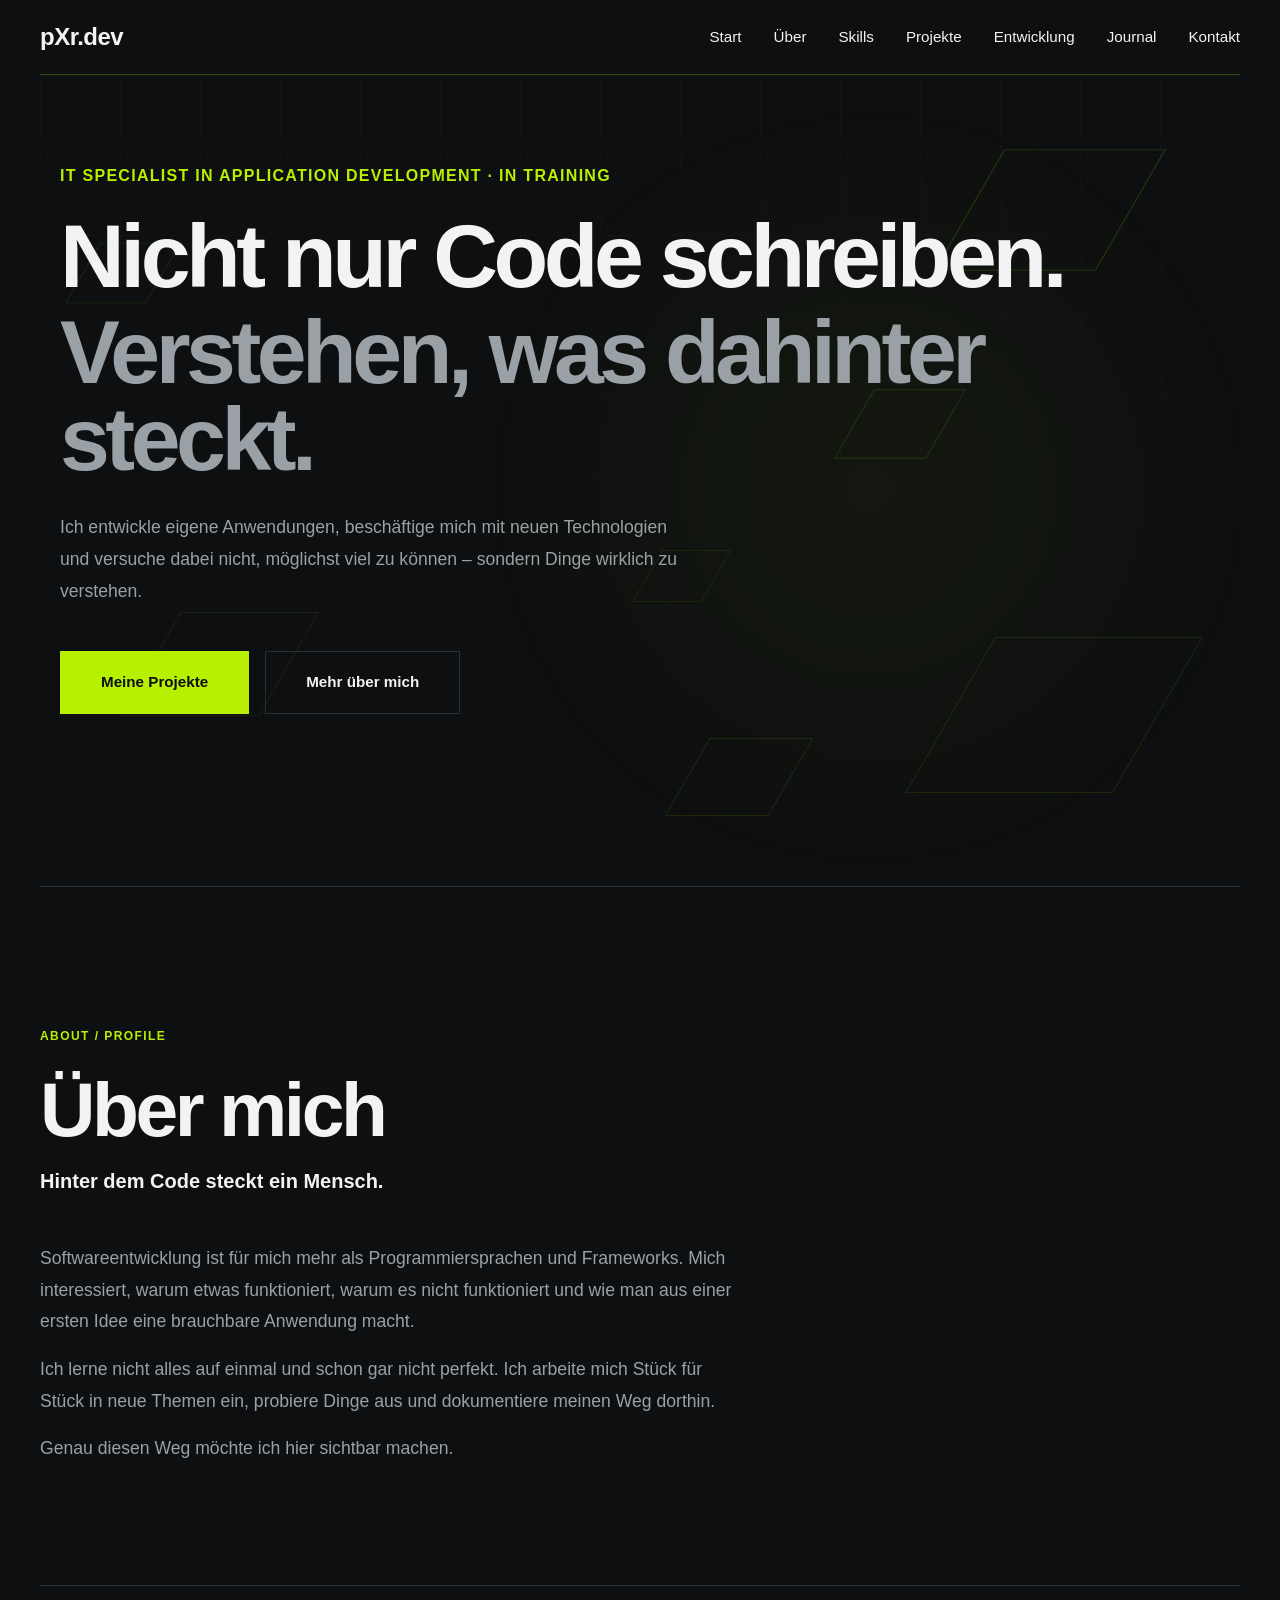
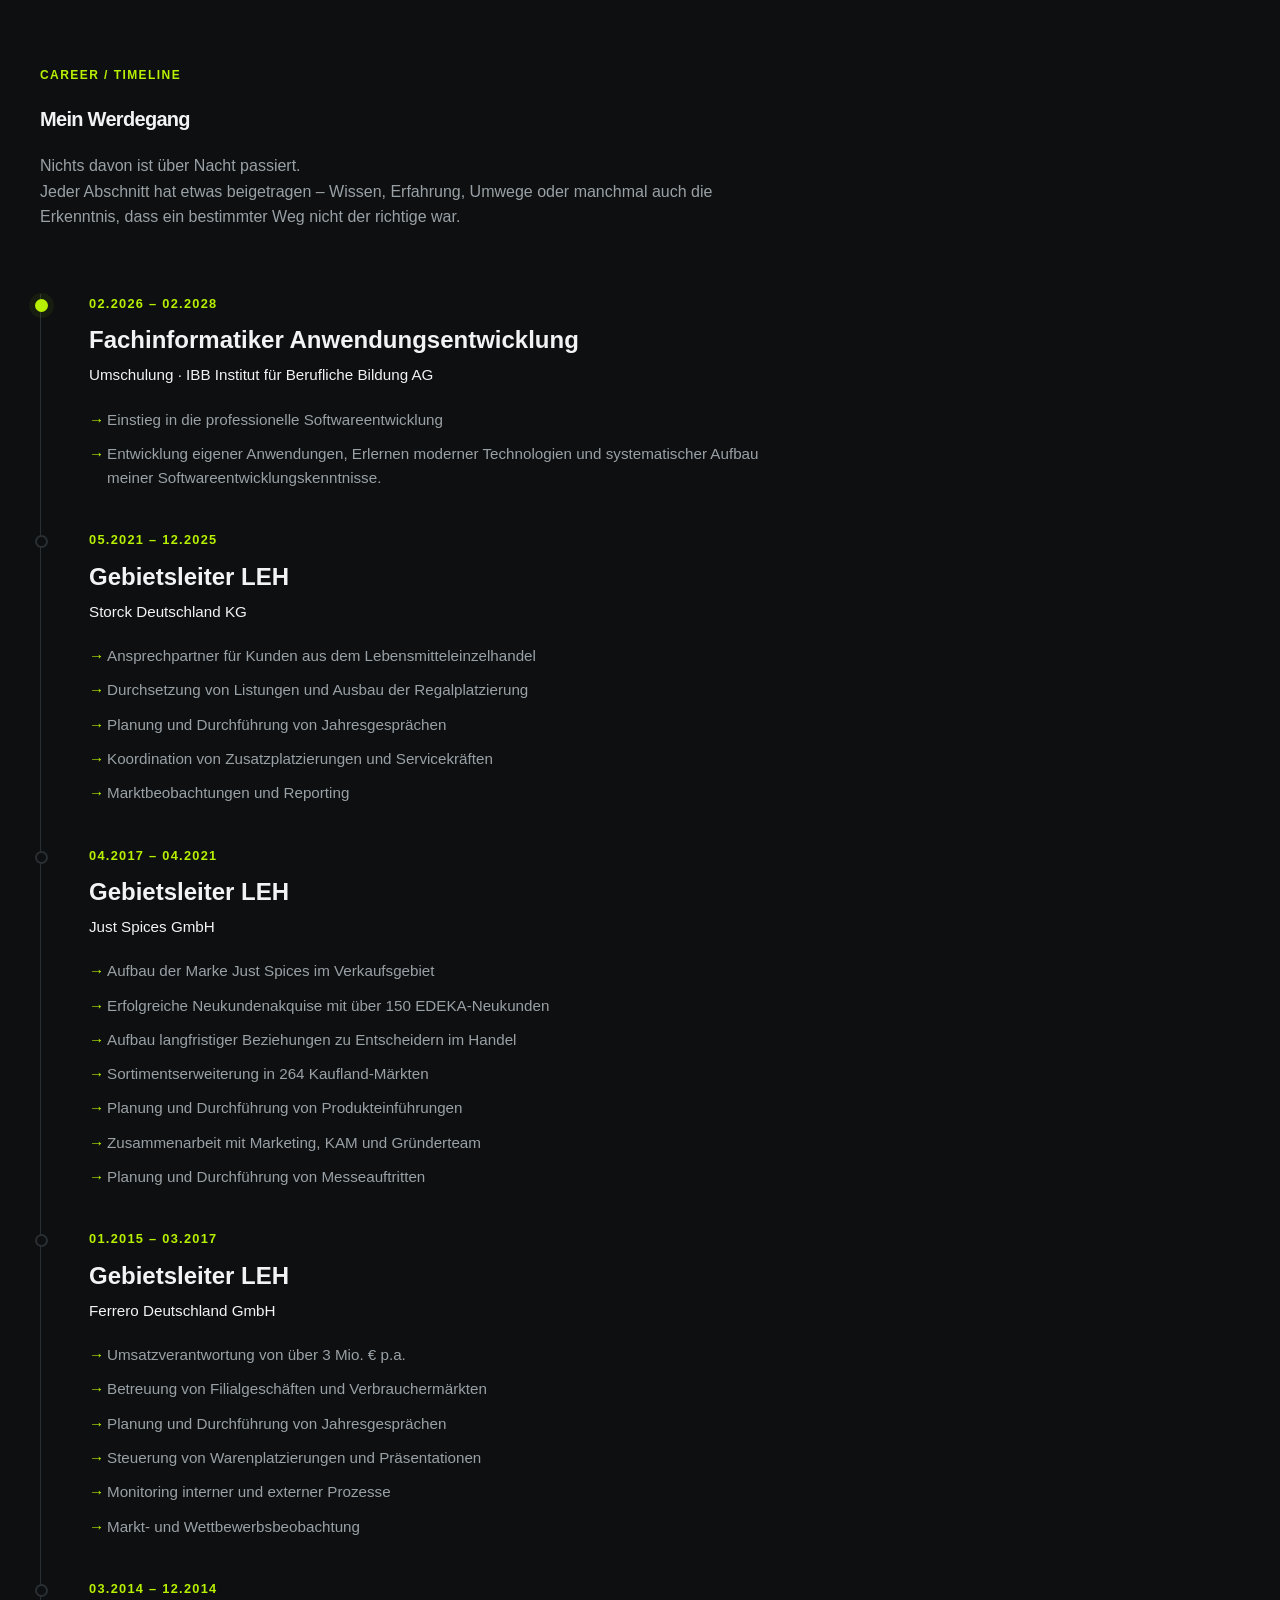
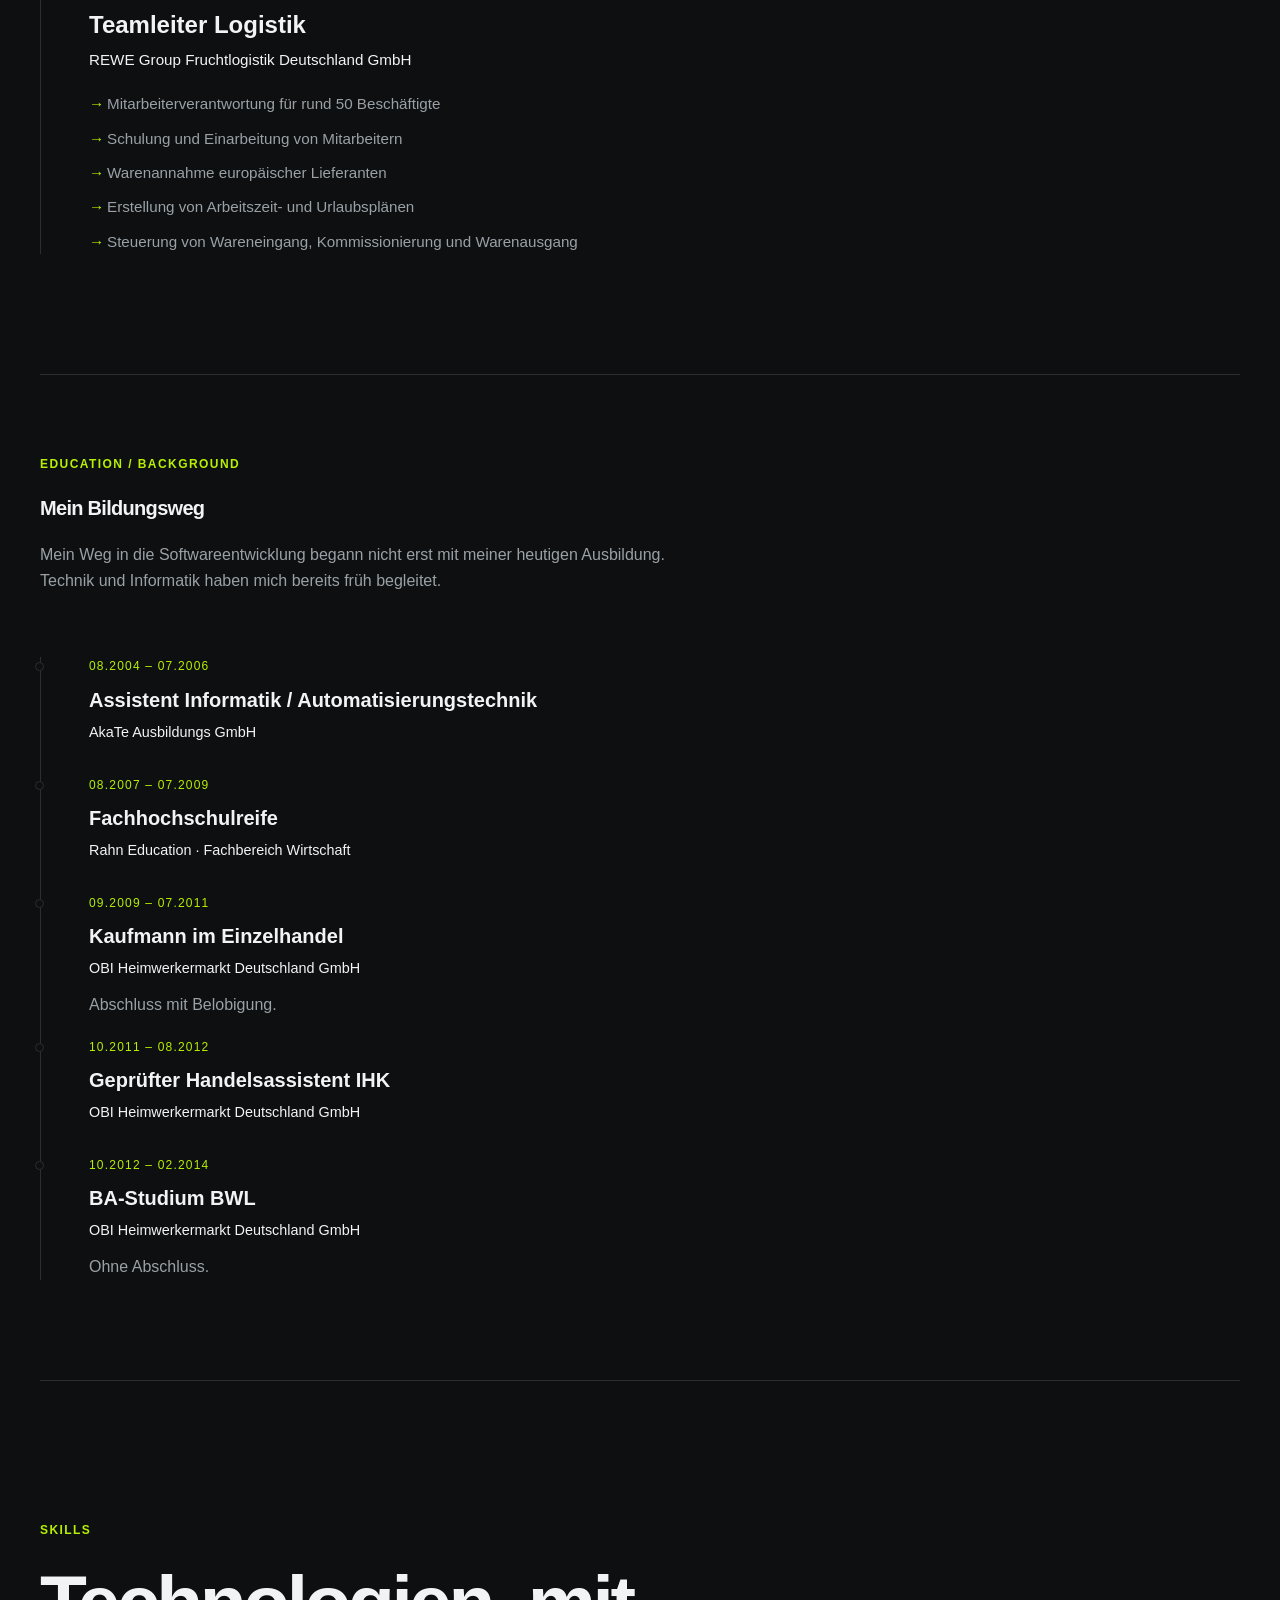
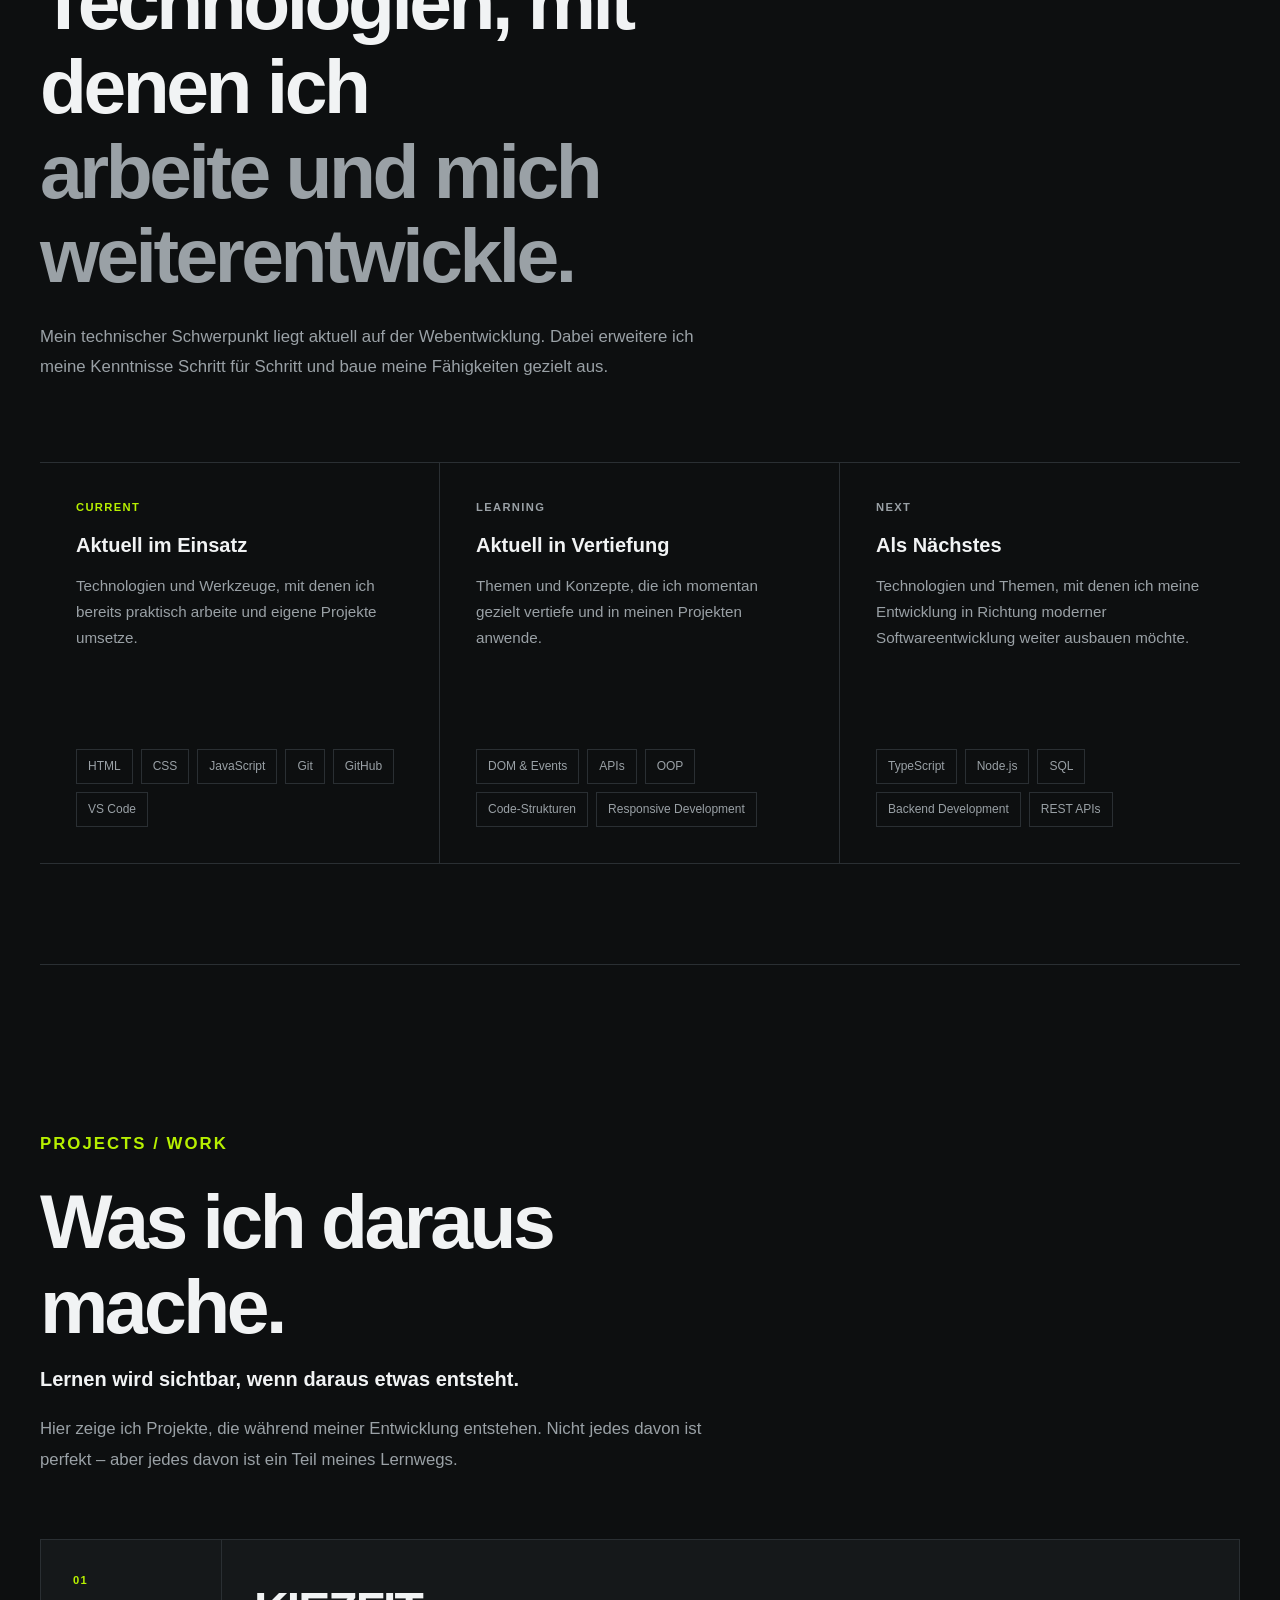
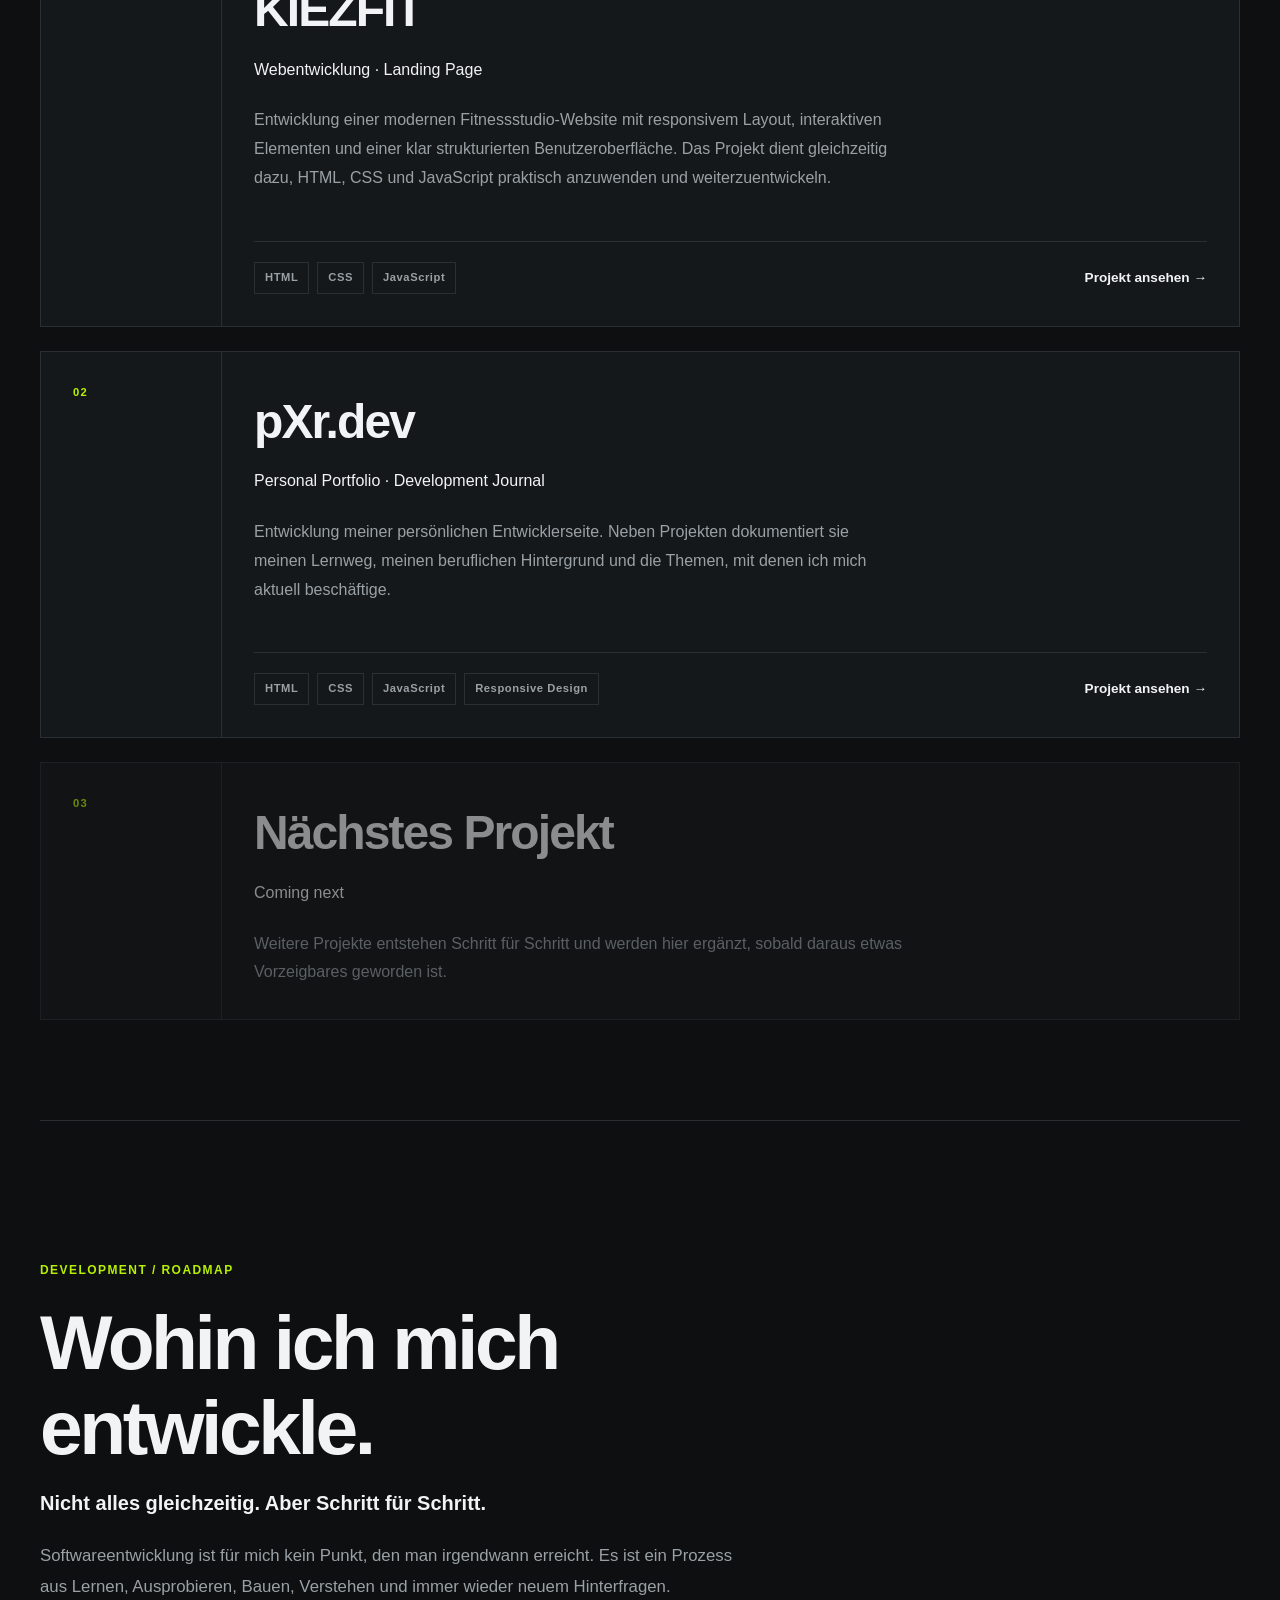
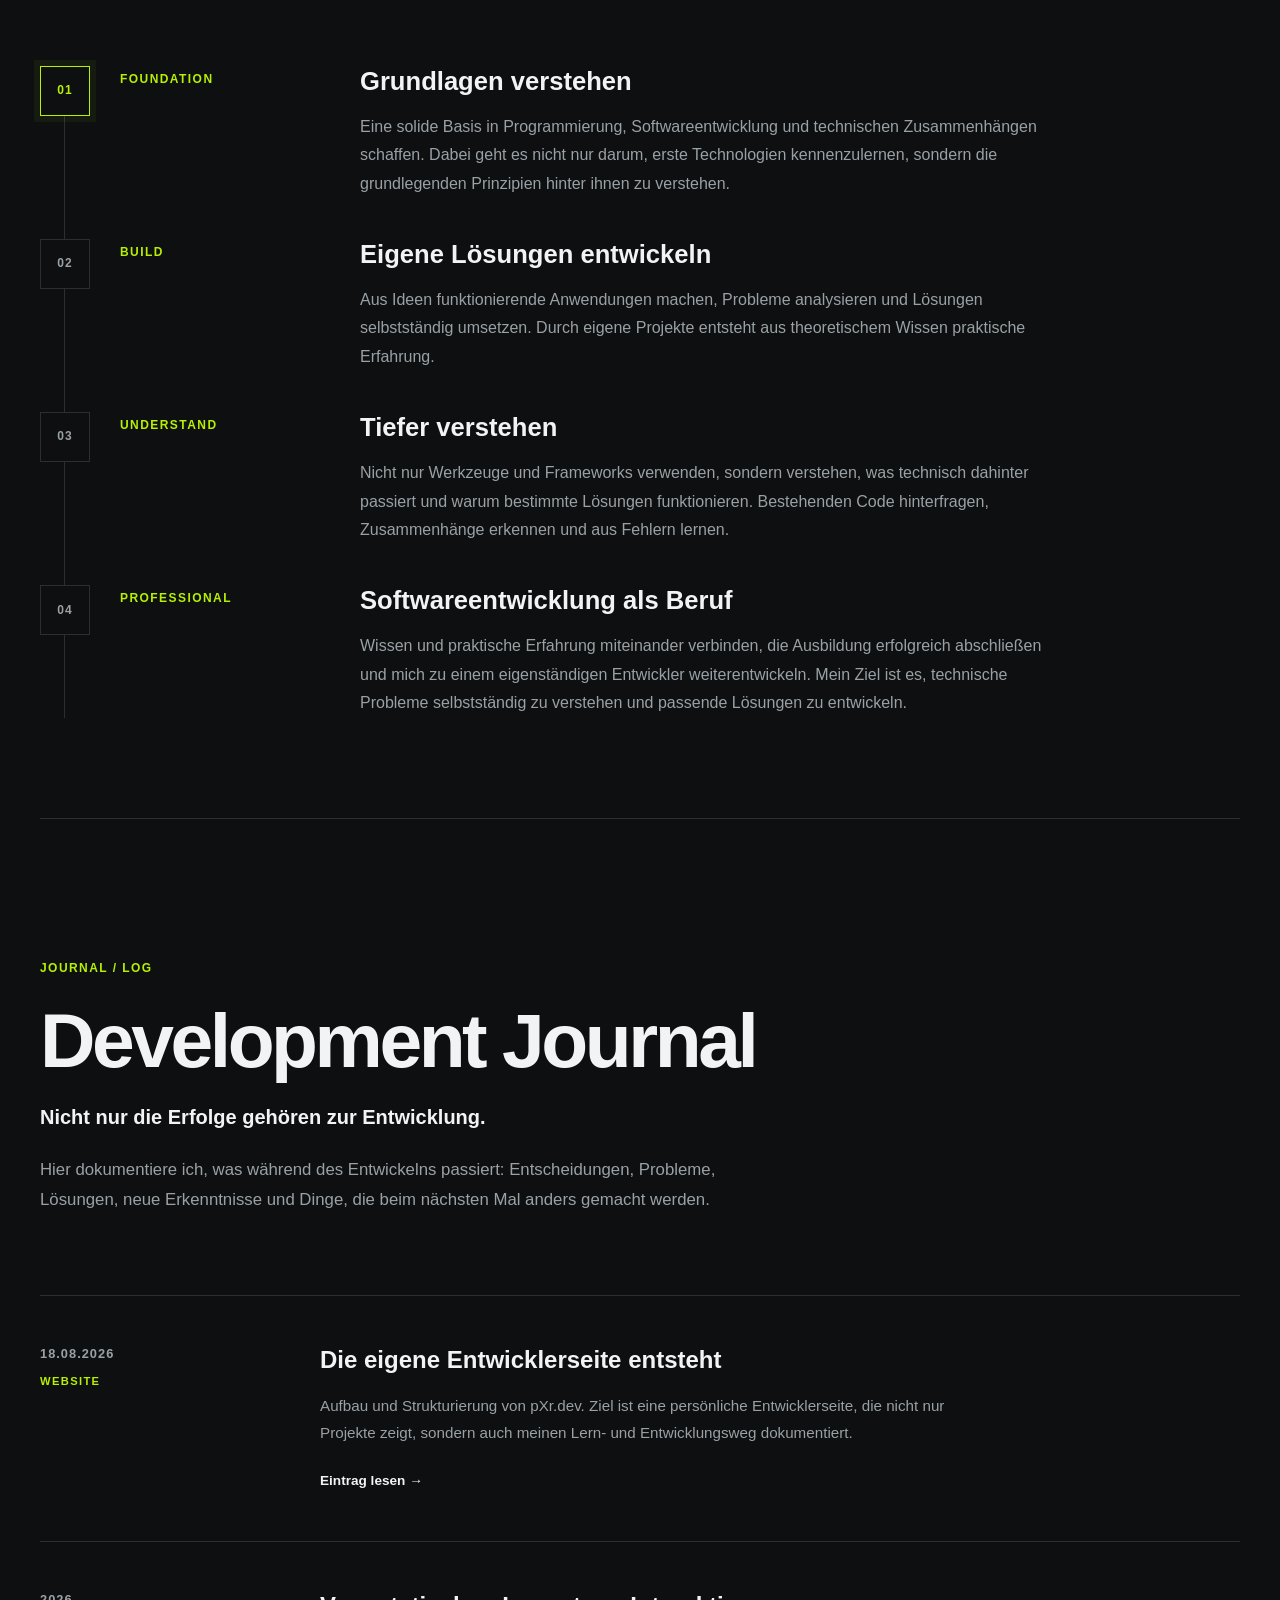
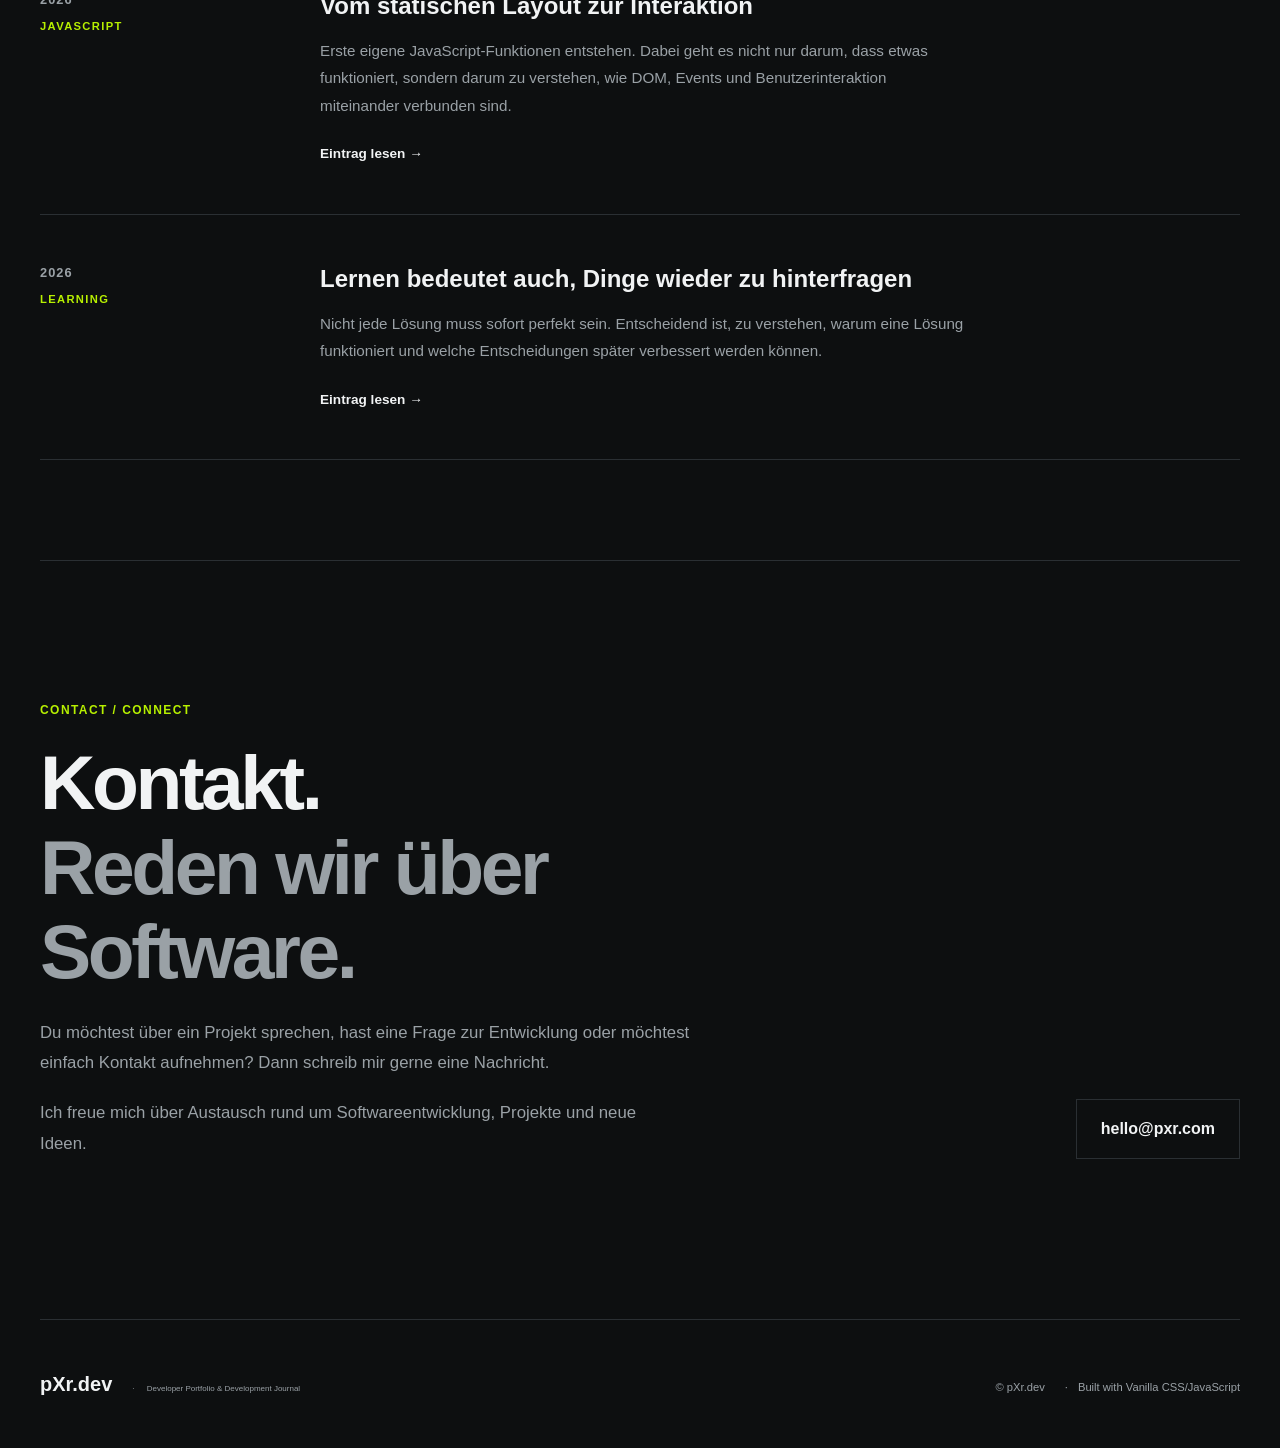
<file: index.html>
<!DOCTYPE html>
<html lang="de">

<head>
    <meta charset="UTF-8">
    <meta name="viewport" content="width=device-width, initial-scale=1.0">

    <meta name="description" content="Persönliche Entwickler-Website von pXr">

    <link rel="stylesheet" href="css/style.css">
    <link rel="stylesheet" href="css/responsive.css">

    <title>pXr.dev | Developer Portfolio & Development Journal </title>
</head>

<body>
    <!-- HEADER -->
     <header>

        <!-- LOGO / NAME -->
        <a href="#home" class="logo">
            pXr.dev
        </a>

        <!-- HAUPTNAVIGATION -->
        <nav id="main-navigation" aria-label="Hauptnavigation">
            <ul>
                <li><a href="#home">Start</a></li>
                <li><a href="#about">Über</a></li>
                <li><a href="#skills">Skills</a></li>
                <li><a href="#projects">Projekte</a></li>
                <li><a href="#development">Entwicklung</a></li>
                <li><a href="#journal">Journal</a></li>
                <li><a href="#contact">Kontakt</a></li>                
            </ul>
        </nav> 

        <!-- MOBILE NAVIGATION TOGGLE -->
        <button
            class="nav-toggle"
            type="button"
            aria-label="Menü öffnen"
            aria-expanded="false"
            aria-controls="main-navigation"
        >
            <span></span>
            <span></span>
            <span></span>
        </button>

     </header>

    <!-- MAIN -->
    <main>

        <!-- HERO /START -->
        <section id="home" class="hero">

            <!-- DECORATIVE BACKGROUND -->
            <div class="hero-background" aria-hidden="true">

                <span class="cube cube-1"></span>
                <span class="cube cube-2"></span>
                <span class="cube cube-3"></span>
                <span class="cube cube-4"></span>
                <span class="cube cube-5"></span>
                <span class="cube cube-6"></span>
                <span class="cube cube-7"></span>

            </div>

            <!-- HERO CONTENT -->
        
        <div class="hero-content">            
            
            <p class="hero-role">
                IT specialist in application development · in training
            </p>

            <h1>
                Nicht nur Code schreiben.
                <span>Verstehen, was dahinter steckt.</span>
            </h1>

            <p class="hero-text">
                Ich entwickle eigene Anwendungen, beschäftige mich mit
                neuen Technologien und versuche dabei nicht, möglichst
                viel zu können – sondern Dinge wirklich zu verstehen.  
            </p>

            <div class="hero-actions">
                <a href="#projects">Meine Projekte</a>
                <a href="#about">Mehr über mich</a>
            </div>

        </div>

        </section>

        <!-- ÜBER MICH -->
<section id="about">

    <div class="section-header">

        <p class="section-label">About / Profile</p>

        <h2>Über mich</h2>

        <h3>Hinter dem Code steckt ein Mensch.</h3>

    </div>


    <div class="about-content">

        <div class="about-text">

            <p>
                Softwareentwicklung ist für mich mehr als Programmiersprachen
                und Frameworks. Mich interessiert, warum etwas funktioniert,
                warum es nicht funktioniert und wie man aus einer ersten Idee
                eine brauchbare Anwendung macht.
            </p>

            <p>
                Ich lerne nicht alles auf einmal und schon gar nicht perfekt.
                Ich arbeite mich Stück für Stück in neue Themen ein, probiere
                Dinge aus und dokumentiere meinen Weg dorthin.
            </p>

            <p>
                Genau diesen Weg möchte ich hier sichtbar machen.
            </p>

        </div>

    </div>


    <!-- BERUFLICHER WERDEGANG -->

    <div class="career">

        <div class="section-header">

            <p class="section-label">Career / Timeline</p>

            <h3>Mein Werdegang</h3>

            <p>
                Nichts davon ist über Nacht passiert.
            </p>

            <p>
                Jeder Abschnitt hat etwas beigetragen – Wissen, Erfahrung,
                Umwege oder manchmal auch die Erkenntnis, dass ein bestimmter
                Weg nicht der richtige war.
            </p>

        </div>


<div class="career-timeline">

    <article class="career-item career-current">

        <span class="career-year">
            02.2026 – 02.2028
        </span>

        <h4>
            Fachinformatiker Anwendungsentwicklung
        </h4>

        <p class="career-company">
            Umschulung · IBB Institut für Berufliche Bildung AG
            
        </p>

        <ul>
            <li>
                Einstieg in die professionelle Softwareentwicklung
            </li>
            <li>    
                Entwicklung eigener Anwendungen, Erlernen moderner
                Technologien und systematischer Aufbau meiner
                Softwareentwicklungskenntnisse.
            </li>
        </ul>

    </article>


    <article class="career-item">

        <span class="career-year">
            05.2021 – 12.2025
        </span>

        <h4>
            Gebietsleiter LEH
        </h4>

        <p class="career-company">
            Storck Deutschland KG
        </p>

        <ul>
            <li>
                Ansprechpartner für Kunden aus dem Lebensmitteleinzelhandel
            </li>
            <li>
                Durchsetzung von Listungen und Ausbau der Regalplatzierung
            </li>
            <li>
                Planung und Durchführung von Jahresgesprächen
            </li>
            <li>
                Koordination von Zusatzplatzierungen und Servicekräften
            </li>
            <li>
                Marktbeobachtungen und Reporting
            </li>
        </ul>

    </article>


    <article class="career-item">

        <span class="career-year">
            04.2017 – 04.2021
        </span>

        <h4>
            Gebietsleiter LEH
        </h4>

        <p class="career-company">
            Just Spices GmbH
        </p>

        <ul>
            <li>
                Aufbau der Marke Just Spices im Verkaufsgebiet
            </li>
            <li>
                Erfolgreiche Neukundenakquise mit über 150 EDEKA-Neukunden
            </li>
            <li>
                Aufbau langfristiger Beziehungen zu Entscheidern im Handel
            </li>
            <li>
                Sortimentserweiterung in 264 Kaufland-Märkten
            </li>
            <li>
                Planung und Durchführung von Produkteinführungen
            </li>
            <li>
                Zusammenarbeit mit Marketing, KAM und Gründerteam
            </li>
            <li>
                Planung und Durchführung von Messeauftritten
            </li>
        </ul>

    </article>

    <article class="career-item">

        <span class="career-year">
            01.2015 – 03.2017
        </span>

        <h4>
            Gebietsleiter LEH
        </h4>

        <p class="career-company">
            Ferrero Deutschland GmbH
        </p>

        <ul>
            <li>
                Umsatzverantwortung von über 3 Mio. € p.a.
            </li>
            <li>
                Betreuung von Filialgeschäften und Verbrauchermärkten
            </li>
            <li>
                Planung und Durchführung von Jahresgesprächen
            </li>
            <li>
                Steuerung von Warenplatzierungen und Präsentationen
            </li>
            <li>
                Monitoring interner und externer Prozesse
            </li>
            <li>
                Markt- und Wettbewerbsbeobachtung
            </li>
        </ul>

    </article>


    <article class="career-item">

        <span class="career-year">
            03.2014 – 12.2014
        </span>

        <h4>
            Teamleiter Logistik
        </h4>

        <p class="career-company">
            REWE Group Fruchtlogistik Deutschland GmbH
        </p>

        <ul>
            <li>
                Mitarbeiterverantwortung für rund 50 Beschäftigte
            </li>
            <li>
                Schulung und Einarbeitung von Mitarbeitern
            </li>
            <li>
                Warenannahme europäischer Lieferanten
            </li>
            <li>
                Erstellung von Arbeitszeit- und Urlaubsplänen
            </li>
            <li>
                Steuerung von Wareneingang, Kommissionierung und Warenausgang
            </li>
        </ul>

    </article>   

</div>

<div class="education">

    <div class="section-header">

        <p class="section-label">Education / Background</p>

        <h3>Mein Bildungsweg</h3>

        <p>
            Mein Weg in die Softwareentwicklung begann nicht erst mit
            meiner heutigen Ausbildung.
        </p>

        <p>
            Technik und Informatik haben mich bereits früh begleitet.
        </p>

    </div>


    <div class="education-timeline">

        <article class="education-item">

            <span class="education-year">
                08.2004 – 07.2006
            </span>

            <h4>
                Assistent Informatik / Automatisierungstechnik
            </h4>

            <p class="education-company">
                AkaTe Ausbildungs GmbH
            </p>

        </article>

        <article class="education-item">

            <span class="education-year">
                08.2007 – 07.2009
            </span>

            <h4>
                Fachhochschulreife
            </h4>

            <p class="education-company">
                Rahn Education · Fachbereich Wirtschaft
            </p>

        </article>


        <article class="education-item">

            <span class="education-year">
                09.2009 – 07.2011
            </span>

            <h4>
                Kaufmann im Einzelhandel
            </h4>

            <p class="education-company">
                OBI Heimwerkermarkt Deutschland GmbH
            </p>

            <p>
                Abschluss mit Belobigung.
            </p>

        </article>


        <article class="education-item">

            <span class="education-year">
                10.2011 – 08.2012
            </span>

            <h4>
                Geprüfter Handelsassistent IHK
            </h4>

            <p class="education-company">
                OBI Heimwerkermarkt Deutschland GmbH
            </p>

        </article>


        <article class="education-item">

            <span class="education-year">
                10.2012 – 02.2014
            </span>

            <h4>
                BA-Studium BWL
            </h4>

            <p class="education-company">
                OBI Heimwerkermarkt Deutschland GmbH
            </p>

            <p>
                Ohne Abschluss.
            </p>

        </article>

    </div>

</div>

</section>

<!-- SKILLS / TECHNOLOGIES -->
<section id="skills" class="skills">

    <div class="section-heading">
        <span class="section-label">SKILLS</span>

        <h2>
            Technologien, mit denen ich
            <span>arbeite und mich weiterentwickle.</span>
        </h2>

        <p>
            Mein technischer Schwerpunkt liegt aktuell auf der
            Webentwicklung. Dabei erweitere ich meine Kenntnisse
            Schritt für Schritt und baue meine Fähigkeiten gezielt aus.
        </p>
    </div>


    <div class="skills-grid">

        <!-- CURRENT -->
        <article class="skill-card skill-current">

            <span class="skill-status">
                CURRENT
            </span>

            <h3>
                Aktuell im Einsatz
            </h3>

            <p>
                Technologien und Werkzeuge, mit denen ich bereits
                praktisch arbeite und eigene Projekte umsetze.
            </p>

            <div class="skill-list">
                <span>HTML</span>
                <span>CSS</span>
                <span>JavaScript</span>
                <span>Git</span>
                <span>GitHub</span>
                <span>VS Code</span>
            </div>

        </article>


        <!-- LEARNING -->
        <article class="skill-card skill-learning">

            <span class="skill-status">
                LEARNING
            </span>

            <h3>
                Aktuell in Vertiefung
            </h3>

            <p>
                Themen und Konzepte, die ich momentan gezielt
                vertiefe und in meinen Projekten anwende.
            </p>

            <div class="skill-list">
                <span>DOM &amp; Events</span>
                <span>APIs</span>
                <span>OOP</span>
                <span>Code-Strukturen</span>
                <span>Responsive Development</span>
            </div>

        </article>


        <!-- NEXT -->
        
        <article class="skill-card skill-next">
            <span class="skill-status">
                NEXT
            </span>

            <h3>
                Als Nächstes
            </h3>

            <p>
                Technologien und Themen, mit denen ich meine
                Entwicklung in Richtung moderner Softwareentwicklung
                weiter ausbauen möchte.
            </p>

            <div class="skill-list">
                <span>TypeScript</span>
                <span>Node.js</span>
                <span>SQL</span>
                <span>Backend Development</span>
                <span>REST APIs</span>
            </div>

        </article>

    </div>

</section>

<!-- PROJECTS -->
<section id="projects">

    <div class="section-heading">

        <p class="section-label">Projects / Work</p>

        <h2>
            Was ich daraus mache.
        </h2>

        <h3>
            Lernen wird sichtbar, wenn daraus etwas entsteht.
        </h3>

        <p>
            Hier zeige ich Projekte, die während meiner Entwicklung
            entstehen. Nicht jedes davon ist perfekt – aber jedes
            davon ist ein Teil meines Lernwegs.
        </p>

    </div>


    <div class="projects-list">

        <!-- PROJECT 01 -->
        <article class="project-card">

            <div class="project-number">
                01
            </div>

            <div class="project-content">

                <div class="project-info">

                    <h4>
                        KIEZFIT
                    </h4>

                    <p class="project-type">
                        Webentwicklung · Landing Page
                    </p>

                    <p>
                        Entwicklung einer modernen Fitnessstudio-Website
                        mit responsivem Layout, interaktiven Elementen
                        und einer klar strukturierten Benutzeroberfläche.
                        Das Projekt dient gleichzeitig dazu, HTML, CSS
                        und JavaScript praktisch anzuwenden und
                        weiterzuentwickeln.
                    </p>

                </div>


                <div class="project-meta">

                    <div class="project-technologies">
                        <span>HTML</span>
                        <span>CSS</span>
                        <span>JavaScript</span>
                    </div>

                    <a href="#" class="project-link">
                        Projekt ansehen →
                    </a>

                </div>

            </div>

        </article>


        <!-- PROJECT 02 -->
        <article class="project-card">

            <div class="project-number">
                02
            </div>

            <div class="project-content">

                <div class="project-info">

                    <h4>
                        pXr.dev
                    </h4>

                    <p class="project-type">
                        Personal Portfolio · Development Journal
                    </p>

                    <p>
                        Entwicklung meiner persönlichen Entwicklerseite.
                        Neben Projekten dokumentiert sie meinen Lernweg,
                        meinen beruflichen Hintergrund und die Themen,
                        mit denen ich mich aktuell beschäftige.
                    </p>

                </div>


                <div class="project-meta">

                    <div class="project-technologies">
                        <span>HTML</span>
                        <span>CSS</span>
                        <span>JavaScript</span>
                        <span>Responsive Design</span>
                    </div>

                    <a href="#" class="project-link">
                        Projekt ansehen →
                    </a>

                </div>

            </div>

        </article>


        <!-- PROJECT PLACEHOLDER -->
        <article class="project-card project-placeholder">

            <div class="project-number">
                03
            </div>

            <div class="project-content">

                <div class="project-info">

                    <h4>
                        Nächstes Projekt
                    </h4>

                    <p class="project-type">
                        Coming next
                    </p>

                    <p>
                        Weitere Projekte entstehen Schritt für Schritt
                        und werden hier ergänzt, sobald daraus etwas
                        Vorzeigbares geworden ist.
                    </p>

                </div>

            </div>

        </article>

    </div>

</section>

<!-- DEVELOPMENT / ROADMAP -->
<section id="development">

    <div class="section-header">

        <p class="section-label">Development / Roadmap</p>

        <h2>
            Wohin ich mich entwickle.
        </h2>

        <h3>
            Nicht alles gleichzeitig. Aber Schritt für Schritt.
        </h3>

        <p>
            Softwareentwicklung ist für mich kein Punkt, den man irgendwann
            erreicht. Es ist ein Prozess aus Lernen, Ausprobieren, Bauen,
            Verstehen und immer wieder neuem Hinterfragen.
        </p>

    </div>


    <div class="development-roadmap">

        <!-- STEP 01 -->
<article class="roadmap-item roadmap-current">

    <div class="roadmap-marker">
        01
    </div>

    <div class="roadmap-label">
        <span class="roadmap-status">
            Foundation
        </span>
    </div>

    <div class="roadmap-content">

        <h4>
            Grundlagen verstehen
        </h4>

        <p>
            Eine solide Basis in Programmierung, Softwareentwicklung
            und technischen Zusammenhängen schaffen. Dabei geht es
            nicht nur darum, erste Technologien kennenzulernen,
            sondern die grundlegenden Prinzipien hinter ihnen zu verstehen.
        </p>

    </div>

</article>


        <!-- STEP 02 -->
<article class="roadmap-item">

    <div class="roadmap-marker">
        02
    </div>

    <div class="roadmap-label">
        <span class="roadmap-status">
            Build
        </span>
    </div>

    <div class="roadmap-content">

        <h4>
            Eigene Lösungen entwickeln
        </h4>

        <p>
            Aus Ideen funktionierende Anwendungen machen, Probleme
            analysieren und Lösungen selbstständig umsetzen.
            Durch eigene Projekte entsteht aus theoretischem Wissen
            praktische Erfahrung.
        </p>

    </div>

</article>


        <!-- STEP 03 -->
<article class="roadmap-item">

    <div class="roadmap-marker">
        03
    </div>

    <div class="roadmap-label">
        <span class="roadmap-status">
            Understand
        </span>
    </div>

    <div class="roadmap-content">

        <h4>
            Tiefer verstehen
        </h4>

        <p>
            Nicht nur Werkzeuge und Frameworks verwenden, sondern
            verstehen, was technisch dahinter passiert und warum
            bestimmte Lösungen funktionieren. Bestehenden Code
            hinterfragen, Zusammenhänge erkennen und aus Fehlern lernen.
        </p>

    </div>

</article>


        <!-- STEP 04 -->
<article class="roadmap-item">

    <div class="roadmap-marker">
        04
    </div>

    <div class="roadmap-label">
        <span class="roadmap-status">
            Professional
        </span>
    </div>

    <div class="roadmap-content">

        <h4>
            Softwareentwicklung als Beruf
        </h4>

        <p>
            Wissen und praktische Erfahrung miteinander verbinden,
            die Ausbildung erfolgreich abschließen und mich zu einem
            eigenständigen Entwickler weiterentwickeln. Mein Ziel ist
            es, technische Probleme selbstständig zu verstehen und
            passende Lösungen zu entwickeln.
        </p>

    </div>

</article>

    </div>

</section>
        
<!-- JOURNAL -->
<section id="journal">

    <div class="section-header">

        <p class="section-label">Journal / Log</p>

        <h2>
            Development Journal
        </h2>

        <h3>
            Nicht nur die Erfolge gehören zur Entwicklung.
        </h3>

        <p>
            Hier dokumentiere ich, was während des Entwickelns passiert:
            Entscheidungen, Probleme, Lösungen, neue Erkenntnisse und
            Dinge, die beim nächsten Mal anders gemacht werden.
        </p>

    </div>


    <div class="journal-list">

        <!-- JOURNAL ENTRY -->

        <article class="journal-entry">

            <div class="journal-meta">

                <span class="journal-date">
                    18.08.2026
                </span>

                <span class="journal-category">
                    Website
                </span>

            </div>


            <div class="journal-content">

                <h4>
                    Die eigene Entwicklerseite entsteht
                </h4>

                <p>
                    Aufbau und Strukturierung von pXr.dev. Ziel ist eine
                    persönliche Entwicklerseite, die nicht nur Projekte
                    zeigt, sondern auch meinen Lern- und Entwicklungsweg
                    dokumentiert.
                </p>

                <a href="#">
                    Eintrag lesen →
                </a>

            </div>

        </article>


        <!-- JOURNAL ENTRY -->

        <article class="journal-entry">

            <div class="journal-meta">

                <span class="journal-date">
                    2026
                </span>

                <span class="journal-category">
                    JavaScript
                </span>

            </div>


            <div class="journal-content">

                <h4>
                    Vom statischen Layout zur Interaktion
                </h4>

                <p>
                    Erste eigene JavaScript-Funktionen entstehen. Dabei geht
                    es nicht nur darum, dass etwas funktioniert, sondern
                    darum zu verstehen, wie DOM, Events und Benutzerinteraktion
                    miteinander verbunden sind.
                </p>

                <a href="#">
                    Eintrag lesen →
                </a>

            </div>

        </article>


        <!-- JOURNAL ENTRY -->

        <article class="journal-entry">

            <div class="journal-meta">

                <span class="journal-date">
                    2026
                </span>

                <span class="journal-category">
                    Learning
                </span>

            </div>


            <div class="journal-content">

                <h4>
                    Lernen bedeutet auch, Dinge wieder zu hinterfragen
                </h4>

                <p>
                    Nicht jede Lösung muss sofort perfekt sein. Entscheidend
                    ist, zu verstehen, warum eine Lösung funktioniert und
                    welche Entscheidungen später verbessert werden können.
                </p>

                <a href="#">
                    Eintrag lesen →
                </a>

            </div>

        </article>

    </div>

</section>
            
<!-- KONTAKT -->
<section id="contact">

    <div class="section-heading">

        <span class="section-label">
            CONTACT / CONNECT
        </span>

        <h2>
            Kontakt.
            <span>
                Reden wir über Software.
            </span>
        </h2>

        <p>
            Du möchtest über ein Projekt sprechen, hast eine Frage
            zur Entwicklung oder möchtest einfach Kontakt aufnehmen?
            Dann schreib mir gerne eine Nachricht.
        </p>

    </div>


    <div class="contact-content">

        <div class="contact-text">

            <p>
                Ich freue mich über Austausch rund um Softwareentwicklung,
                Projekte und neue Ideen.
            </p>

        </div>


        <div class="contact-action">

            <a href="mailto:hello@pxr.com">
                hello@pxr.com
            </a>

        </div>

    </div>

</section>        

    </main> 
    
<!-- FOOTER -->
<footer>
    <div class="footer-content">

        <div class="footer-brand">
            <span class="footer-logo">pXr.dev</span>

            <span class="footer-description">
                Developer Portfolio &amp; Development Journal
            </span>
        </div>

        <div class="footer-meta">
            <span>© pXr.dev</span>
            <span>Built with Vanilla CSS/JavaScript</span>
        </div>

    </div>
</footer>

    <script src="js/script.js"></script>

</body>

</html>
</file>
<file: css/style.css>
:root {

    /* COLORS */

    --color-background: #0D0F10;
    --color-surface: #15181A;
    --color-card: #1C2023;

    --color-text: #F1F3F4;
    --color-text-muted: #9AA1A6;

    --color-border: #2A2F33;

    --color-accent: #B7F000;


    /* LAYOUT */

    --content-width: 1200px;

    --section-padding: 100px;


    /* SPACING */

    --space-xs: 8px;
    --space-sm: 16px;
    --space-md: 24px;
    --space-lg: 40px;
    --space-xl: 64px;


    /* TYPOGRAPHY */

    --font-main: Arial, Helvetica, sans-serif;


    /* TRANSITIONS */

    --transition-fast: 0.2s ease;
}

/* ----- RESET ----- */

* {
    box-sizing: border-box;
    margin: 0;
    padding: 0;
}

html {
    scroll-behavior: auto;
}

body {
    background-color: var(--color-background);
    color: var(--color-text);
    font-family: var(--font-main);
    line-height: 1.6;

    overflow-x: hidden;
}

/* ----- LAYOUT ----- */

main {
    width: 100%;
}

section {
    width: min(100% - 40px, var(--content-width));
    margin: 0 auto;
    padding: var(--section-padding) 0;
}

/* ----- TYPOGRAPHY ----- */

h1,
h2,
h3 {
    line-height: 1.1;
}

h1 {
    font-size: clamp(3rem, 7vw, 6rem);
    max-width: 1000px;
}

h2 {
    font-size: clamp(2rem, 4vw, 3.5rem);
}

h3 {
    font-size: 1.25rem;
}

p {
    max-width: 700px;
    color: var(--color-text-muted);
}

/* ----- LINKS ----- */

a {
    color: inherit;
    text-decoration: none;
}

a:hover {
    color: var(--color-accent);
}

/* ----- HEADER ----- */

header {
    width: min(100% - 40px, var(--content-width));
    margin: 0 auto;

    padding: 18px 0;

    display: flex;
    align-items: center;
    justify-content: space-between;

    border-bottom: 1px solid color-mix(
    in srgb,
    var(--color-accent) 25%,
    transparent
    );
}

/* ----- LOGO ----- */

.logo {
    font-size: 1.5rem;
    font-weight: 700;
    letter-spacing: -0.5px;

    color: var(--color-text);

    transition: color var(--transition-fast);
}

.logo:hover {
    color: var(--color-accent);
}

/* ----- NAVIGATION ----- */

nav ul {
    display: flex;
    align-items: center;

    gap: 32px;

    list-style: none;
}

nav a {
    position: relative;

    color: var(--color-text);

    font-size: 0.95rem;
    font-weight: 500;

    transition: color var(--transition-fast);
}

nav a:hover {
    color: var(--color-text);
}

nav a::after {
    content: "";

    position: absolute;
    left: 0;
    bottom: -8px;

    width: 100%;
    height: 0.5px;

    background-color: var(--color-accent);

    transform: scaleX(0);
    transform-origin: right;

    transition: transform var(--transition-fast);
}

nav a:hover::after {
    transform: scaleX(1);
    transform-origin: left;
}

/* ----- HERO ----- */

.hero {
    position: relative;

    min-height: calc(100vh - 89px);

    display: flex;
    align-items: center;

    padding-top: 15px;
    padding-bottom: 100px;

    overflow: hidden;
}

/* ----- HERO CONTENT ----- */

.hero-content {
    position: relative;

    z-index: 2;

    width: 100%;
    max-width: 1100px;

    padding-left: 20px;
}

/* ----- HERO BACKGROUND ----- */

.hero-background {
    position: absolute;

    inset: 0;

    z-index: 1;

    pointer-events: none;

    overflow: hidden;
}

/* ----- TECHNICAL GRID ----- */

.hero-background::before {
    content: "";

    position: absolute;

    inset: 0;

    background-image:
        linear-gradient(
            to right,
            rgba(255, 255, 255, 0.025) 1px,
            transparent 1px
        ),
        linear-gradient(
            to bottom,
            rgba(255, 255, 255, 0.025) 1px,
            transparent 1px
        );

    background-size: 80px 80px;

    mask-image: linear-gradient(
        to bottom,
        black 0%,
        transparent 85%
    );
}

/* ----- ACCENT GLOW ----- */

.hero-background::after {
    content: "";

    position: absolute;

    top: 20%;
    right: 10%;

    width: 500px;
    height: 500px;

    background: var(--color-accent);

    opacity: 0.035;

    filter: blur(120px);

    border-radius: 50%;
}

/* ----- ROLE ----- */

.hero-role {
    margin-bottom: 24px;

    color: var(--color-accent);

    font-size: 1.0rem;
    font-weight: 600;

    letter-spacing: 0.08em;
    text-transform: uppercase;
}

/* ----- HERO HEADING ----- */

.hero h1 {
    max-width: 1050px;

    font-size: clamp(3.5rem, 7vw, 6.5rem);
    font-weight: 700;

    line-height: 0.98;
    letter-spacing: -0.05em;
}

.hero h1 span {
    display: block;

    margin-top: 8px;

    color: var(--color-text-muted);

    font-weight: 600;
}

/* ----- TEXT ----- */

.hero-text {
    margin-top: 28px;

    max-width: 620px;

    font-size: 1.1rem;
    line-height: 1.8;

    color: var(--color-text-muted);
}

/* ----- HERO ACTIONS ----- */

.hero-actions {
    display: flex;
    align-items: center;

    gap: 16px;

    margin-top: 44px;
}

/* ----- PRIMARY BUTTON ----- */

.hero-actions a:first-child {
    position: relative;

    padding: 18px 40px;

    background-color: var(--color-accent);
    color: var(--color-background);

    font-size: 0.95rem;
    font-weight: 700;

    border: 1px solid var(--color-accent);

    transition:
        transform var(--transition-fast),
        box-shadow var(--transition-fast);
}

.hero-actions a:first-child:hover {
    color: var(--color-background);

    transform: translateY(-3px);

    box-shadow:
        0 8px 30px rgba(183, 240, 0, 0.12);
}

/* ----- SECONDARY BUTTON ----- */

.hero-actions a:last-child {
    padding: 18px 40px;

    border: 1px solid var(--color-border);

    color: var(--color-text);

    font-size: 0.95rem;
    font-weight: 600;

    transition:
        border-color var(--transition-fast),
        color var(--transition-fast),
        background-color var(--transition-fast);
}

.hero-actions a:last-child:hover {
    color: var(--color-accent);

    border-color: var(--color-accent);

    background-color: rgba(183, 240, 0, 0.03);
}

/* ----- BUTTON FOCUS ----- */

.hero-actions a:focus-visible {
    outline: 2px solid var(--color-accent);
    outline-offset: 4px;
}

/* ----- SECTION HEADER ----- */

.section-header {
    margin-bottom: 48px;
}

.section-label {
    margin-bottom: 20px;

    color: var(--color-accent);

    font-size: 0.75rem;
    font-weight: 600;

    letter-spacing: 0.12em;
    text-transform: uppercase;
}

/* ----- ABOUT ----- */

#about {
    border-top: 1px solid var(--color-border);

    padding-top: 140px;
}

.about-content {
    max-width: 720px;
    margin-top: 32px;
}

.about-text {
    display: flex;
    flex-direction: column;

    gap: 16px;
}

#about h2 {
    max-width: 700px;

    font-size: clamp(3rem, 6vw, 5rem);

    letter-spacing: -0.045em;
}

#about h3 {
    margin-top: 16px;

    max-width: 600px;

    color: var(--color-text);

    line-height: 1.4;
}

.about-text p {
    font-size: 1.1rem;
    line-height: 1.8;
}

/* ----- CAREER ----- */

.career {
    margin-top: 120px;
    padding-top: 80px;

    border-top: 1px solid var(--color-border);
}

/* ----- CAREER TIMELINE ----- */

.career-timeline {
    position: relative;

    margin-top: 64px;
    padding-left: 48px;

    border-left: 1px solid var(--color-border);
}

.career-item {
    position: relative;

    padding-bottom: 40px;
}

.career-item:last-child {
    padding-bottom: 0;
}

/* ----- CAREER YEAR ----- */

.career-year {
    display: block;

    margin-bottom: 12px;

    color: var(--color-accent);

    font-size: 0.8rem;
    font-weight: 600;

    letter-spacing: 0.1em;
    text-transform: uppercase;
}

/* ----- CAREER TIMELINE MARKER ----- */

.career-item::before {
    content: "";

    position: absolute;

    top: 5px;
    left: -54px;

    width: 9px;
    height: 9px;

    background-color: var(--color-background);

    border: 2px solid var(--color-border);

    border-radius: 50%;
}

/* ----- CURRENT CAREER ----- */

.career-current::before {
    background-color: var(--color-accent);

    border-color: var(--color-accent);

    box-shadow:
        0 0 0 6px rgba(183, 240, 0, 0.06);
}

/* ----- CAREER HEADING ----- */

.career-item h4 {
    margin-bottom: 8px;

    font-size: 1.5rem;
    font-weight: 600;

    line-height: 1.2;
}

/* ----- CAREER COMPANY ----- */

.career-company {
    margin-bottom: 20px;

    color: var(--color-text);

    font-size: 0.95rem;
    font-weight: 500;
}

/* ----- CAREER DETAILS ----- */

.career-item ul {
    display: flex;
    flex-direction: column;

    gap: 10px;

    max-width: 700px;

    list-style: none;
}

.career-item li {
    position: relative;

    padding-left: 18px;

    color: var(--color-text-muted);

    font-size: 0.95rem;
    line-height: 1.6;
}

.career-item li::before {
    content: "→";

    position: absolute;

    left: 0;

    color: var(--color-accent);
}

.career h3 {
    margin-bottom: 20px;

    letter-spacing: -0.035em;
}

/* ----- EDUCATION ----- */

.education {
    margin-top: 120px;
    padding-top: 80px;

    border-top: 1px solid var(--color-border);
}

/* ----- EDUCATION TIMELINE ----- */

.education-timeline {
    position: relative;

    margin-top: 64px;
    padding-left: 48px;

    border-left: 1px solid var(--color-border);
}

.education-item {
    position: relative;

    padding-bottom: 20px;
}

.education-item:last-child {
    padding-bottom: 0;
}

/* ----- EDUCATION MARKER ----- */

.education-item::before {
    content: "";

    position: absolute;

    top: 5px;
    left: -54px;

    width: 7px;
    height: 7px;

    background-color: var(--color-background);

    border: 1px solid var(--color-border);

    border-radius: 50%;
}

/* ----- EDUCATION YEAR ----- */

.education-year {
    display: block;

    margin-bottom: 10px;

    color: var(--color-accent);

    font-size: 0.75rem;
    font-weight: 500;

    letter-spacing: 0.1em;
    text-transform: uppercase;
}

/* ----- EDUCATION HEADING ----- */

.education-item h4 {
    margin-bottom: 8px;

    font-size: 1.25rem;
    font-weight: 600;

    line-height: 1.3;
}

/* ----- EDUCATION COMPANY ----- */

.education-company {
    margin-bottom: 12px;

    color: var(--color-text);

    font-size: 0.9rem;
    font-weight: 500;
}

.education h3 {
    margin-bottom: 20px;

    letter-spacing: -0.035em;
}

/* ----- SKILLS ----- */

#skills {
    border-top: 1px solid var(--color-border);

    padding-top: 140px;
}


/* ----- SKILLS HEADER ----- */

#skills .section-heading {
    max-width: 760px;
}

#skills .section-label {
    display: block;

    margin-bottom: 20px;
}

#skills .section-heading h2 {
    max-width: 800px;

    font-size: clamp(3rem, 6vw, 5rem);

    letter-spacing: -0.045em;
}

#skills .section-heading h2 span {
    display: block;

    color: var(--color-text-muted);
}

#skills .section-heading p {
    margin-top: 24px;

    font-size: 1.05rem;
    line-height: 1.8;
}


/* ----- SKILLS GRID ----- */

.skills-grid {
    display: grid;

    grid-template-columns: repeat(3, 1fr);

    margin-top: 80px;

    border-top: 1px solid var(--color-border);
    border-bottom: 1px solid var(--color-border);
}


/* ----- SKILL CARD ----- */

.skill-card {
    display: flex;
    flex-direction: column;

    min-height: 400px;

    padding: 36px;

    border-right: 1px solid var(--color-border);
}

.skill-card:last-child {
    border-right: none;
}


/* ----- SKILL STATUS ----- */

.skill-status {
    display: block;

    margin-bottom: 16px;

    color: var(--color-accent);

    font-size: 0.7rem;
    font-weight: 600;

    letter-spacing: 0.12em;
    text-transform: uppercase;
}

/* ----- SKILL STATUS STATES ----- */

.skill-learning .skill-status,
.skill-next .skill-status {
    color: var(--color-text-muted);
}


/* ----- SKILL HEADING ----- */

.skill-card h3 {
    margin-bottom: 16px;

    line-height: 1.2;
}


/* ----- SKILL DESCRIPTION ----- */

.skill-card > p {
    max-width: 420px;

    min-height: 105px;

    margin-bottom: 40px;

    font-size: 0.95rem;
    line-height: 1.7;
}

/* ----- SKILL LIST ----- */

.skill-list {
    display: flex;
    flex-wrap: wrap;

    gap: 8px;

    margin-top: auto;
}

/* ----- SKILL TAG ----- */

.skill-list span {
    padding: 7px 11px;

    border: 1px solid var(--color-border);

    color: var(--color-text-muted);

    font-size: 0.75rem;
    font-weight: 500;

    transition:
        color var(--transition-fast),
        border-color var(--transition-fast),
        background-color var(--transition-fast);
}

/* ----- SKILL TAG HOVER ----- */

.skill-list span {
    transition:
        color var(--transition-fast),
        border-color var(--transition-fast),
        background-color var(--transition-fast),
        transform var(--transition-fast);
}

.skill-list span:hover {
    color: var(--color-accent);

    border-color: var(--color-accent);

    background-color: rgba(183, 240, 0, 0.03);

    transform: translateY(-2px);
}

/* ----- CUBES ----- */

.cube {
    position: absolute;

    width: 110px;
    height: 110px;

    border: 1px solid var(--color-accent);

    opacity: 0.18;

    transform: rotate(30deg) skewY(-30deg);

    animation:
        cubeFloat 12s ease-in-out infinite;

    transition: opacity var(--transition-fast);
}

.cube-1 {
    top: 8%;
    right: 10%;

    width: 140px;
    height: 140px;

    animation-duration: 16s;
}

.cube-2 {
    top: 38%;
    right: 25%;

    width: 80px;
    height: 80px;

    opacity: 0.12;

    animation-duration: 11s;
}

.cube-3 {
    bottom: 10%;
    right: 8%;

    width: 180px;
    height: 180px;

    opacity: 0.10;

    animation-duration: 19s;
}

.cube-4 {
    top: 20%;
    left: 4%;

    width: 70px;
    height: 70px;

    opacity: 0.10;

    animation-duration: 14s;
}

.cube-5 {
    bottom: 20%;
    left: 10%;

    width: 120px;
    height: 120px;

    opacity: 0.08;

    animation-duration: 17s;
}

.cube-6 {
    top: 58%;
    right: 44%;

    width: 60px;
    height: 60px;

    opacity: 0.08;

    animation-duration: 10s;
}

.cube-7 {
    bottom: 8%;
    right: 38%;

    width: 90px;
    height: 90px;

    opacity: 0.10;

    animation-duration: 15s;
}

/* ----- CUBE ANIMATION ----- */

@keyframes cubeFloat {
    0%,
    100% {
        transform: rotate(30deg) skewY(-30deg) translate(0, 0);
    }

    50% {
        transform: rotate(32deg) skewY(-30deg) translate(12px, -10px);
    }
}

/* ----- REDUCED MOTION ----- */

@media (prefers-reduced-motion: reduce) {

    html {
        scroll-behavior: auto;
    }

    .cube {
        animation: none;
    }
}

/* ----- PROJECTS ----- */

#projects {
    border-top: 1px solid var(--color-border);

    padding-top: 140px;
}

/* ----- PROJECTS HEADER ----- */

#projects .section-heading {
    max-width: 760px;
}

#projects .section-label {
    display: block;

    margin-bottom: 20px;
}

#projects .section-heading h2 {
    max-width: 800px;

    font-size: clamp(3rem, 6vw, 5rem);

    letter-spacing: -0.045em;
}

#projects .section-heading h3 {
    margin-top: 20px;
}

#projects .section-heading h2 span {
    display: block;

    color: var(--color-text-muted);
}

#projects .section-heading p {
    margin-top: 24px;

    font-size: 1.05rem;
    line-height: 1.8;
}


/* ----- PROJECT LIST ----- */

.projects-list {
    display: flex;
    flex-direction: column;

    gap: 24px;

    margin-top: 64px;
}


/* ----- PROJECT CARD ----- */

.project-card {
    position: relative;

    display: grid;
    grid-template-columns: 180px 1fr;

    min-height: 320px;

    background-color: var(--color-surface);

    border: 1px solid var(--color-border);

    transition:
        border-color var(--transition-fast),
        transform var(--transition-fast);
}


.project-card:hover {
    border-color: var(--color-accent);

    transform: translateY(-4px);
}


/* ----- PROJECT NUMBER ----- */

.project-number {
    padding: 32px;

    color: var(--color-accent);

    font-size: 0.7rem;
    font-weight: 600;

    letter-spacing: 0.12em;
}


/* ----- PROJECT CONTENT ----- */

.project-content {
    display: flex;
    flex-direction: column;
    justify-content: space-between;

    padding: 32px;

    border-left: 1px solid var(--color-border);
}


/* ----- PROJECT INFO ----- */

.project-info h4 {
    margin-bottom: 8px;

    font-size: clamp(2rem, 4vw, 3rem);
    font-weight: 700;

    letter-spacing: -0.04em;
}


.project-type {
    margin-bottom: 24px;

    color: var(--color-text);

    font-size: 1rem;
    font-weight: 500;
}


.project-info > p:last-child {
    max-width: 650px;

    font-size: 1rem;
    line-height: 1.8;
}


/* ----- PROJECT META ----- */

.project-meta {
    display: flex;
    align-items: center;
    justify-content: space-between;

    gap: 24px;

    margin-top: 48px;

    padding-top: 20px;

    border-top: 1px solid var(--color-border);
}


/* ----- PROJECT TECHNOLOGIES ----- */

.project-technologies {
    display: flex;
    flex-wrap: wrap;

    gap: 8px;
}


.project-technologies span {
    padding: 6px 10px;

    border: 1px solid var(--color-border);

    color: var(--color-text-muted);

    font-size: 0.7rem;
    font-weight: 600;

    letter-spacing: 0.05em;
}


/* ----- PROJECT LINK ----- */

.project-link {
    color: var(--color-text);

    font-size: 0.85rem;
    font-weight: 600;

    transition: color var(--transition-fast);
}


.project-link:hover {
    color: var(--color-accent);
}


/* ----- PROJECT PLACEHOLDER ----- */

.project-placeholder {
    min-height: 220px;

    opacity: 0.55;
}

/* ----- DEVELOPMENT / ROADMAP ----- */

#development {
    border-top: 1px solid var(--color-border);

    padding-top: 140px;
}


/* ----- DEVELOPMENT HEADER ----- */

#development .section-header {
    max-width: 760px;
}

#development .section-header h2 {
    max-width: 850px;

    font-size: clamp(3rem, 6vw, 5rem);

    letter-spacing: -0.045em;
}

#development .section-header h3 {
    margin-top: 20px;

    color: var(--color-text);

    line-height: 1.4;
}

#development .section-header p:not(.section-label) {
    margin-top: 24px;

    font-size: 1.05rem;
    line-height: 1.8;
}

/* ----- ROADMAP ----- */

.development-roadmap {
    position: relative;

    max-width: 1100px;

    margin-top: 64px;

    padding-left: 80px;
}

/* ----- ROADMAP LINE ----- */

.development-roadmap::before {
    content: "";

    position: absolute;

    top: 0;
    bottom: 0;
    left: 24px;

    width: 1px;

    background-color: var(--color-border);
}


/* ----- ROADMAP ITEM ----- */

.roadmap-item {
    position: relative;

    display: grid;

    grid-template-columns: 180px minmax(0, 1fr);

    gap: 60px;

    padding-bottom: 40px;
}

.roadmap-item:last-child {
    padding-bottom: 0;
}

/* ----- ROADMAP LABEL ----- */

.roadmap-label {
    padding-top: 4px;
}

/* ----- ROADMAP MARKER ----- */

.roadmap-marker {
    position: absolute;

    top: 0;
    left: -80px;

    display: flex;
    align-items: center;
    justify-content: center;

    width: 50px;
    height: 50px;

    background-color: var(--color-background);

    border: 1px solid var(--color-border);

    color: var(--color-text-muted);

    font-size: 0.75rem;
    font-weight: 600;

    letter-spacing: 0.08em;
}

/* ----- CURRENT MARKER ----- */

.roadmap-current .roadmap-marker {
    border-color: var(--color-accent);

    color: var(--color-accent);

    box-shadow:
        0 0 0 6px rgba(183, 240, 0, 0.05);
}

/* ----- ROADMAP STATUS ----- */

.roadmap-status {
    display: block;

    color: var(--color-accent);

    font-size: 0.75rem;
    font-weight: 600;

    letter-spacing: 0.12em;
    text-transform: uppercase;
}


/* ----- ROADMAP HEADING ----- */

.roadmap-content h4 {
    margin-bottom: 16px;

    font-size: 1.6rem;
    font-weight: 600;

    line-height: 1.2;
}


/* ----- ROADMAP TEXT ----- */

.roadmap-content p {
    max-width: 700px;

    font-size: 1rem;

    line-height: 1.8;
}

/* ----- JOURNAL ----- */

#journal {
    border-top: 1px solid var(--color-border);

    padding-top: 140px;
}


/* ----- JOURNAL HEADER ----- */

#journal .section-header {
    max-width: 760px;
}

#journal .section-header h2 {
    max-width: 850px;

    font-size: clamp(3rem, 6vw, 5rem);

    letter-spacing: -0.045em;
}

#journal .section-header h3 {
    margin-top: 20px;

    color: var(--color-text);

    line-height: 1.4;
}

#journal .section-header p:not(.section-label) {
    margin-top: 24px;

    font-size: 1.05rem;
    line-height: 1.8;
}


/* ----- JOURNAL LIST ----- */

.journal-list {
    margin-top: 80px;

    border-top: 1px solid var(--color-border);
}


/* ----- JOURNAL ENTRY ----- */

.journal-entry {
    display: grid;

    grid-template-columns: 220px 1fr;

    gap: 60px;

    padding: 48px 0;

    border-bottom: 1px solid var(--color-border);

    transition:
        padding-left var(--transition-fast),
        background-color var(--transition-fast);
}


/* ----- JOURNAL META ----- */

.journal-meta {
    display: flex;
    flex-direction: column;

    gap: 8px;
}

.journal-date {
    color: var(--color-text-muted);

    font-size: 0.8rem;
    font-weight: 600;

    letter-spacing: 0.08em;
}

.journal-category {
    color: var(--color-accent);

    font-size: 0.7rem;
    font-weight: 600;

    letter-spacing: 0.12em;
    text-transform: uppercase;
}


/* ----- JOURNAL CONTENT ----- */

.journal-content {
    max-width: 720px;
}

.journal-content h4 {
    margin-bottom: 16px;

    font-size: 1.5rem;
    font-weight: 600;

    line-height: 1.3;
}

.journal-content p {
    max-width: 650px;

    font-size: 0.95rem;
    line-height: 1.8;
}


/* ----- JOURNAL LINK ----- */

.journal-content a {
    display: inline-block;

    margin-top: 24px;

    color: var(--color-text);

    font-size: 0.85rem;
    font-weight: 600;

    transition: color var(--transition-fast);
}

.journal-content a:hover {
    color: var(--color-accent);
}


/* ----- JOURNAL HOVER ----- */

.journal-entry:hover {
    padding-left: 12px;
}

.journal-entry:hover .journal-date {
    color: var(--color-text);
}

/* ----- CONTACT ----- */

#contact {
    border-top: 1px solid var(--color-border);

    padding-top: 140px;
    padding-bottom: 160px;
}

/* ----- CONTACT HEADER ----- */

#contact .section-heading {
    max-width: 760px;
}

#contact .section-label {
    display: block;

    margin-bottom: 20px;
}

#contact .section-heading h2 {
    max-width: 800px;

    font-size: clamp(3rem, 6vw, 5rem);

    letter-spacing: -0.045em;
}

#contact .section-heading h2 span {
    display: block;

    color: var(--color-text-muted);
}

#contact .section-heading p {
    margin-top: 24px;

    font-size: 1.05rem;
    line-height: 1.8;
}

/* ----- CONTACT CONTENT ----- */

.contact-content {
    display: flex;
    align-items: flex-end;
    justify-content: space-between;

    gap: 60px;

    padding-top: 20px;
}


.contact-text {
    max-width: 600px;
}


.contact-text {
    display: flex;
    flex-direction: column;

    gap: 20px;
}


.contact-text p {
    font-size: 1.05rem;
    line-height: 1.8;
}


/* ----- CONTACT ACTION ----- */

.contact-action a {
    display: inline-block;

    padding: 16px 24px;

    border: 1px solid var(--color-border);

    color: var(--color-text);

    font-size: 1rem;
    font-weight: 600;

    transition:
        color var(--transition-fast),
        border-color var(--transition-fast),
        background-color var(--transition-fast),
        transform var(--transition-fast);
}


.contact-action a:hover {
    color: var(--color-accent);

    border-color: var(--color-accent);

    background-color: rgba(183, 240, 0, 0.03);

    transform: translateY(-2px);
}

#contact {
    border-top: 1px solid var(--color-border);

    padding-top: 140px;
    padding-bottom: 160px;
}

/* ==================================================
   FOOTER
   ================================================== */

footer {
    width: min(100% - 40px, var(--content-width));
    margin: 0 auto;
    padding: 48px 0;
    border-top: 1px solid var(--color-border);
}

.footer-content {
    display: flex;
    align-items: baseline;
    justify-content: space-between;
    gap: 40px;
}

.footer-brand {
    display: flex;
    align-items: baseline;
    gap: 20px;
}

.footer-logo {
    color: var(--color-text);
    font-size: 1.25rem;
    font-weight: 600;
}

.footer-description {
    color: var(--color-text-muted);
    font-size: 0.5rem;
}

.footer-description::before {
    content: "·";
    margin-right: 10px;
    color: var(--color-text-muted);
}

.footer-meta {
    display: flex;
    align-items: baseline;
    gap: 20px;

    color: var(--color-text-muted);
    font-size: 0.7rem;
    line-height: 1.5;
}

.footer-meta span + span::before {
    content: "·";
    margin-right: 10px;
    color: var(--color-text-muted);
}
</file>
<file: css/responsive.css>
/* ==================================================
   RESPONSIVE DESIGN
   ================================================== */


/* ----- MOBILE NAVIGATION TOGGLE ----- */

.nav-toggle {
    display: none;

    width: 44px;
    height: 44px;

    padding: 0;

    background: transparent;
    border: 1px solid var(--color-border);

    cursor: pointer;

    align-items: center;
    justify-content: center;
    flex-direction: column;

    gap: 5px;

    transition:
        border-color var(--transition-fast),
        background-color var(--transition-fast);
}


/* ----- HAMBURGER LINES ----- */

.nav-toggle span {
    display: block;

    width: 18px;
    height: 1px;

    background-color: var(--color-text);

    transition:
        transform var(--transition-fast),
        opacity var(--transition-fast);
}


/* ----- HAMBURGER HOVER ----- */

.nav-toggle:hover {
    border-color: var(--color-accent);
}

.nav-toggle:hover span {
    background-color: var(--color-accent);
}


/* ----- HAMBURGER FOCUS ----- */

.nav-toggle:focus-visible {
    outline: 2px solid var(--color-accent);
    outline-offset: 4px;
}

/* ==================================================
   TABLET / MOBILE
   ================================================== */

/* ----- MOBILE NAVIGATION ----- */

@media (max-width: 700px) {

    header {
        position: relative;
    }

    nav {
        display: none;

        position: absolute;

        top: 100%;
        left: 0;
        right: 0;

        z-index: 10;

        padding: 5px 0;

        background-color: var(--color-background);
        border-bottom: 1px solid var(--color-border);
    }

    nav.is-open {
        display: block;
    }

    nav ul {
        display: flex;
        flex-direction: row;
        align-items: center;
        justify-content: space-between;

        gap: 20px;

        list-style: none;
    }

    nav li {
        width: auto;
    }

    nav a {
        display: block;

        padding: 1px 0;

        font-size: 0.6rem;
    }

    nav a::after {
        bottom: -1px;
    }


    /* ----- MOBILE TOGGLE ----- */

    .nav-toggle {
        display: flex;

        flex-direction: column;
        justify-content: center;
        align-items: center;

        gap: 5px;

        width: 42px;
        height: 42px;

        padding: 0;

        background: transparent;
        border: 1px solid var(--color-border);

        cursor: pointer;
    }

    .nav-toggle span {
        display: block;

        width: 18px;
        height: 1px;

        background-color: var(--color-text);

        transition:
            transform var(--transition-fast),
            opacity var(--transition-fast);
    }


    /* ----- OPEN STATE ----- */

    .nav-toggle[aria-expanded="true"] span:nth-child(1) {
        transform: translateY(6px) rotate(45deg);
    }

    .nav-toggle[aria-expanded="true"] span:nth-child(2) {
        opacity: 0;
    }

    .nav-toggle[aria-expanded="true"] span:nth-child(3) {
        transform: translateY(-6px) rotate(-45deg);
    }

    /* ----- SKILLS ----- */

    .skills-grid {
        grid-template-columns: 1fr;
    }

    .skill-card {
        min-height: auto;
        border-right: none;
        border-bottom: 1px solid var(--color-border);
    }

    .skill-card:last-child {
        border-bottom: none;
    }

    /* ----- MOBILE LAYOUTS ----- */

    .project-card,
    .roadmap-item,
    .journal-entry {
        grid-template-columns: 1fr;
    }

    .project-content {
        border-left: none;
        border-top: 1px solid var(--color-border);
    }

    .roadmap-item {
        gap: 24px;
    }

    .journal-entry {
        gap: 24px;
    }

    /* ----- MOBILE ROADMAP ----- */

    .development-roadmap {
        padding-left: 48px;
    }

    .development-roadmap::before {
        left: 16px;
    }

    .roadmap-marker {
        left: -48px;

        width: 36px;
        height: 36px;
    }

    /* ----- MOBILE TIMELINES ----- */

    .career-timeline,
    .education-timeline {
        padding-left: 32px;
    }

    .career-item::before,
    .education-item::before {
        left: -38px;
    }

    /* ----- CONTACT ----- */

    .contact-content {
        flex-direction: column;
        align-items: flex-start;
        gap: 32px;
    }

    .contact-text {
        max-width: 700px;
    }

    .contact-action {
        width: 100%;
    }

    /* ----- FOOTER ----- */

    .footer-content {
        flex-direction: column;
        align-items: flex-start;
        gap: 20px;
    }

    .footer-brand {
        align-items: baseline;
        gap: 16px;
        flex-wrap: wrap;
    }

    .footer-meta {
        flex-wrap: wrap;
        align-items: baseline;
        gap: 16px;
    }
}

/* ==================================================
   SMALL MOBILE
   ================================================== */

@media (max-width: 480px) {

    section,
    header,
    footer {
        width: min(100% - 24px, var(--content-width));
    }

}

@media (max-width: 430px) {

    nav ul {
        justify-content: center;
        flex-wrap: wrap;
        gap: 8px 14px;
    }

    nav a {
        font-size: 0.6rem;
    }

    nav {
        padding: 4px 0;
    }
}
</file>
